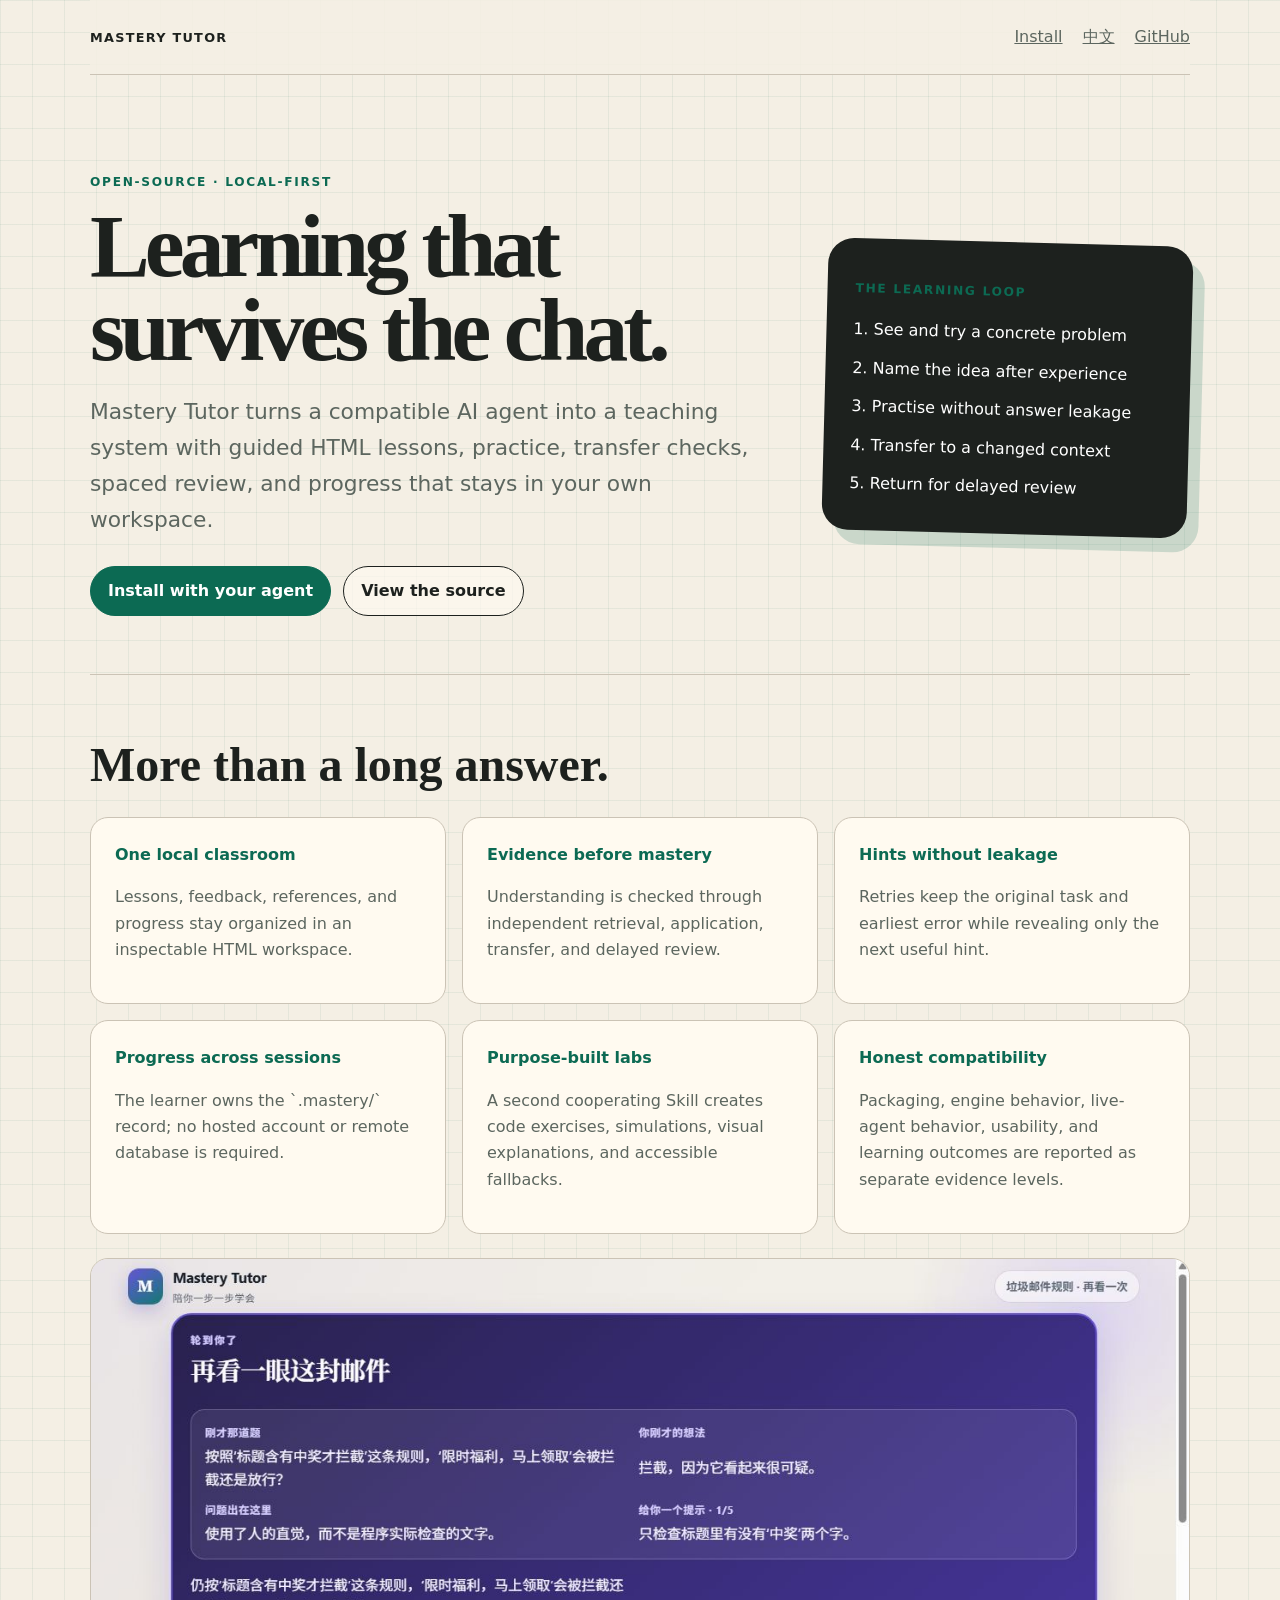
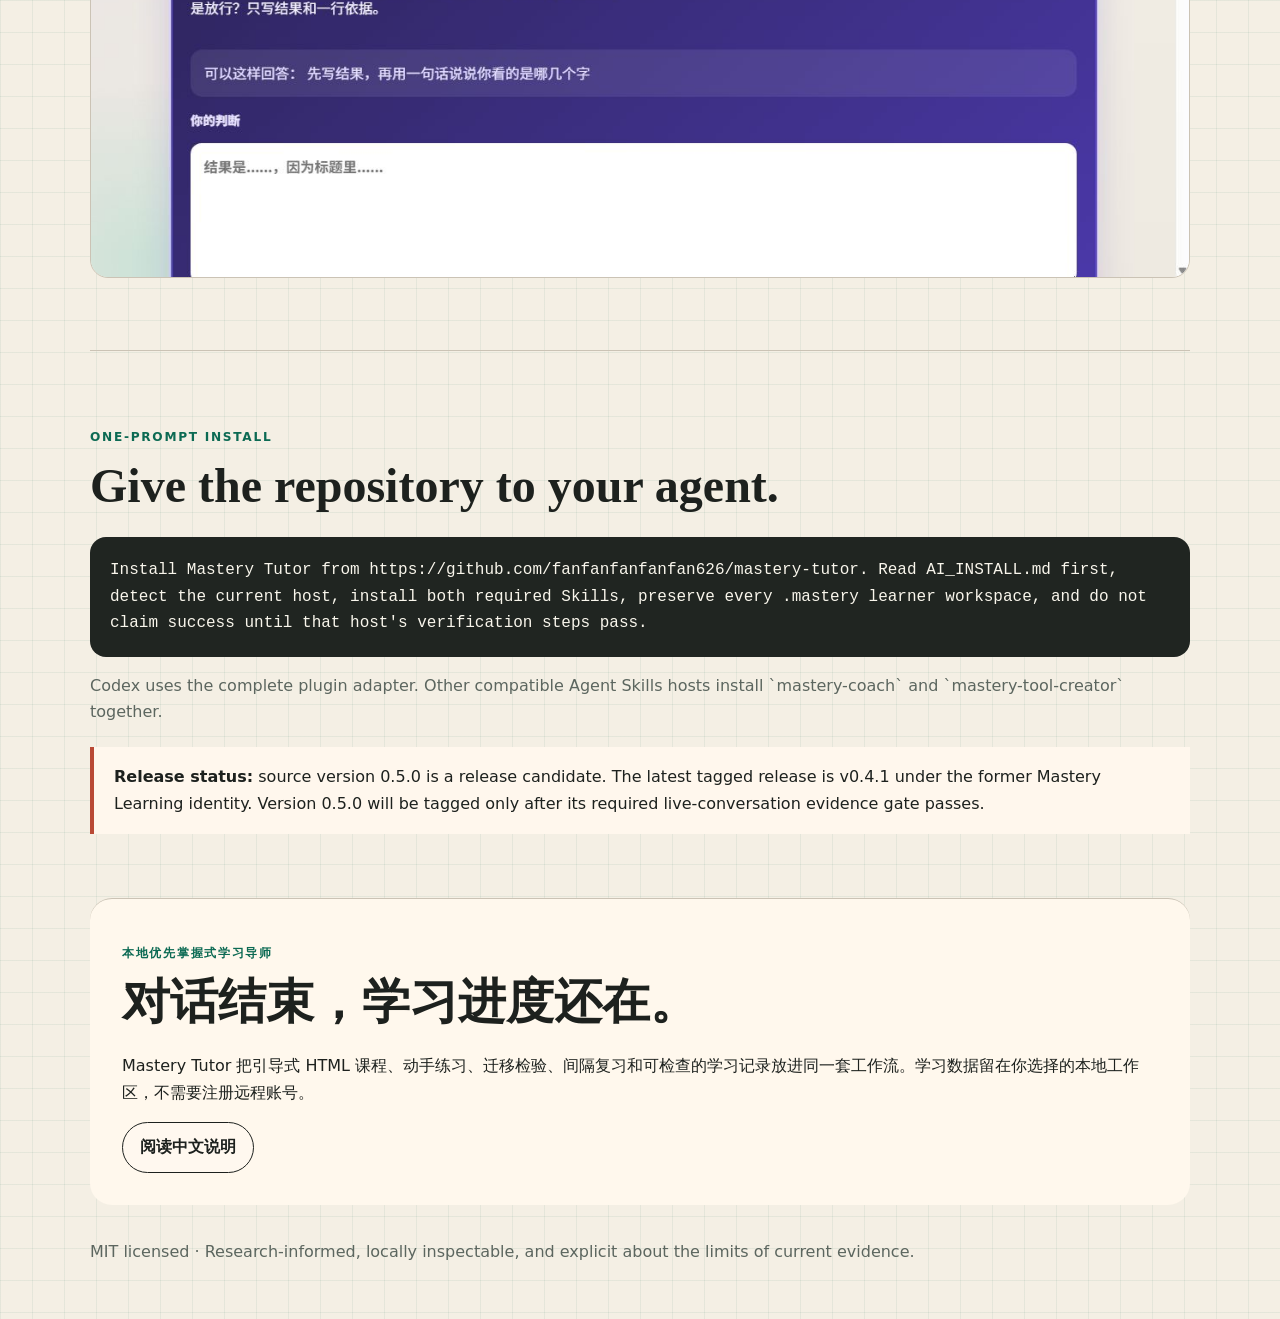
<file: docs/index.html>
<!doctype html>
<html lang="en">
<head>
  <meta charset="utf-8">
  <meta name="viewport" content="width=device-width, initial-scale=1">
  <meta name="description" content="Mastery Tutor is an open-source, local-first mastery learning system for AI agents with guided HTML lessons, hands-on practice, transfer checks, spaced review, and learner-owned progress.">
  <meta name="theme-color" content="#f4efe4">
  <meta property="og:type" content="website">
  <meta property="og:site_name" content="Mastery Tutor">
  <meta property="og:title" content="Mastery Tutor — Local-First Mastery Learning for AI Agents">
  <meta property="og:description" content="Turn a compatible AI agent into a tutor that teaches, checks transfer, schedules review, and keeps progress in your workspace.">
  <meta property="og:url" content="https://fanfanfanfanfan626.github.io/mastery-tutor/">
  <meta property="og:image" content="https://fanfanfanfanfan626.github.io/mastery-tutor/assets/classroom-feedback-real.png">
  <meta name="twitter:card" content="summary_large_image">
  <link rel="canonical" href="https://fanfanfanfanfan626.github.io/mastery-tutor/">
  <title>Mastery Tutor — Local-First Mastery Learning for AI Agents</title>
  <script type="application/ld+json">
  {
    "@context": "https://schema.org",
    "@type": "SoftwareSourceCode",
    "name": "Mastery Tutor",
    "description": "A local-first mastery learning system for compatible AI agents.",
    "codeRepository": "https://github.com/fanfanfanfanfan626/mastery-tutor",
    "license": "https://opensource.org/license/mit",
    "programmingLanguage": ["Python", "Markdown", "HTML", "CSS"],
    "runtimePlatform": "Agent Skills hosts",
    "softwareVersion": "0.5.0 release candidate",
    "inLanguage": ["en", "zh-CN"]
  }
  </script>
  <style>
    :root { color-scheme:light; --paper:#f4efe4; --ink:#1d211e; --muted:#5c665f; --green:#0c6a53; --red:#b94935; --line:#cbc3b5; --card:#fffaf0; }
    * { box-sizing:border-box; }
    html { scroll-behavior:smooth; }
    body { margin:0; background:linear-gradient(90deg,rgba(22,111,84,.07) 1px,transparent 1px),linear-gradient(rgba(22,111,84,.07) 1px,transparent 1px),var(--paper); background-size:32px 32px; color:var(--ink); font:16px/1.65 ui-sans-serif,system-ui,-apple-system,"Segoe UI",sans-serif; }
    a { color:inherit; }
    .wrap { width:min(1100px,calc(100% - 40px)); margin:auto; }
    nav { display:flex; justify-content:space-between; align-items:center; padding:24px 0; border-bottom:1px solid var(--line); background:rgba(244,239,228,.88); }
    nav b { letter-spacing:.1em; text-transform:uppercase; font-size:.8rem; }
    nav div { display:flex; gap:20px; color:var(--muted); }
    header { padding:84px 0 58px; display:grid; grid-template-columns:1.3fr .7fr; gap:56px; align-items:center; }
    .eyebrow { color:var(--green); text-transform:uppercase; letter-spacing:.14em; font-size:.76rem; font-weight:850; }
    h1 { font:700 clamp(3rem,7vw,6.4rem)/.94 Georgia,serif; letter-spacing:-.055em; margin:.4rem 0 1.2rem; }
    .lede { color:var(--muted); font-size:clamp(1.08rem,2vw,1.36rem); }
    .actions { display:flex; flex-wrap:wrap; gap:12px; margin-top:28px; }
    .button { display:inline-block; text-decoration:none; border:1px solid var(--ink); border-radius:999px; padding:11px 17px; font-weight:760; background:rgba(255,250,240,.68); }
    .primary { background:var(--green); color:white; border-color:var(--green); }
    .loop { background:var(--ink); color:white; border-radius:26px; padding:28px; transform:rotate(1.5deg); box-shadow:12px 14px 0 rgba(12,106,83,.18); }
    .loop ol { padding-left:1.2rem; margin:.5rem 0 0; }
    .loop li { padding:6px 0; }
    section { border-top:1px solid var(--line); padding:64px 0; }
    h2 { font:650 clamp(2rem,4vw,3rem)/1.08 Georgia,serif; margin:0 0 26px; }
    .grid { display:grid; grid-template-columns:repeat(3,1fr); gap:16px; }
    article { background:var(--card); border:1px solid var(--line); padding:24px; border-radius:18px; }
    article b { color:var(--green); }
    article p,.muted { color:var(--muted); }
    pre { white-space:pre-wrap; overflow-wrap:anywhere; background:#202521; color:#f9f6ec; border-radius:16px; padding:20px; }
    .status { border-left:4px solid var(--red); background:#fff7ed; padding:17px 20px; margin-top:22px; }
    .shot { width:100%; border:1px solid var(--line); border-radius:18px; margin-top:24px; }
    .cn { background:#fff8ed; border-radius:22px; padding:32px; }
    footer { padding:34px 0 54px; color:var(--muted); }
    @media(max-width:820px){header{grid-template-columns:1fr}.grid{grid-template-columns:1fr}.loop{transform:none}nav div{display:none}}
  </style>
</head>
<body>
  <div class="wrap">
    <nav><b>Mastery Tutor</b><div><a href="#install">Install</a><a href="#中文">中文</a><a href="https://github.com/fanfanfanfanfan626/mastery-tutor">GitHub</a></div></nav>
    <header>
      <div>
        <p class="eyebrow">Open-source · local-first</p>
        <h1>Learning that survives the chat.</h1>
        <p class="lede">Mastery Tutor turns a compatible AI agent into a teaching system with guided HTML lessons, practice, transfer checks, spaced review, and progress that stays in your own workspace.</p>
        <div class="actions"><a class="button primary" href="#install">Install with your agent</a><a class="button" href="https://github.com/fanfanfanfanfan626/mastery-tutor">View the source</a></div>
      </div>
      <aside class="loop"><p class="eyebrow">The learning loop</p><ol><li>See and try a concrete problem</li><li>Name the idea after experience</li><li>Practise without answer leakage</li><li>Transfer to a changed context</li><li>Return for delayed review</li></ol></aside>
    </header>
    <section>
      <h2>More than a long answer.</h2>
      <div class="grid">
        <article><b>One local classroom</b><p>Lessons, feedback, references, and progress stay organized in an inspectable HTML workspace.</p></article>
        <article><b>Evidence before mastery</b><p>Understanding is checked through independent retrieval, application, transfer, and delayed review.</p></article>
        <article><b>Hints without leakage</b><p>Retries keep the original task and earliest error while revealing only the next useful hint.</p></article>
        <article><b>Progress across sessions</b><p>The learner owns the `.mastery/` record; no hosted account or remote database is required.</p></article>
        <article><b>Purpose-built labs</b><p>A second cooperating Skill creates code exercises, simulations, visual explanations, and accessible fallbacks.</p></article>
        <article><b>Honest compatibility</b><p>Packaging, engine behavior, live-agent behavior, usability, and learning outcomes are reported as separate evidence levels.</p></article>
      </div>
      <img class="shot" src="assets/classroom-feedback-real.png" alt="Real Mastery Tutor feedback classroom showing a retry and staged hint">
    </section>
    <section id="install">
      <p class="eyebrow">One-prompt install</p>
      <h2>Give the repository to your agent.</h2>
      <pre>Install Mastery Tutor from https://github.com/fanfanfanfanfan626/mastery-tutor. Read AI_INSTALL.md first, detect the current host, install both required Skills, preserve every .mastery learner workspace, and do not claim success until that host's verification steps pass.</pre>
      <p class="muted">Codex uses the complete plugin adapter. Other compatible Agent Skills hosts install `mastery-coach` and `mastery-tool-creator` together.</p>
      <div class="status"><b>Release status:</b> source version 0.5.0 is a release candidate. The latest tagged release is v0.4.1 under the former Mastery Learning identity. Version 0.5.0 will be tagged only after its required live-conversation evidence gate passes.</div>
    </section>
    <section id="中文" class="cn" lang="zh-CN">
      <p class="eyebrow">本地优先掌握式学习导师</p>
      <h2>对话结束，学习进度还在。</h2>
      <p>Mastery Tutor 把引导式 HTML 课程、动手练习、迁移检验、间隔复习和可检查的学习记录放进同一套工作流。学习数据留在你选择的本地工作区，不需要注册远程账号。</p>
      <a class="button" href="https://github.com/fanfanfanfanfan626/mastery-tutor/blob/main/README.zh-CN.md">阅读中文说明</a>
    </section>
    <footer>MIT licensed · Research-informed, locally inspectable, and explicit about the limits of current evidence.</footer>
  </div>
</body>
</html>
</file>
